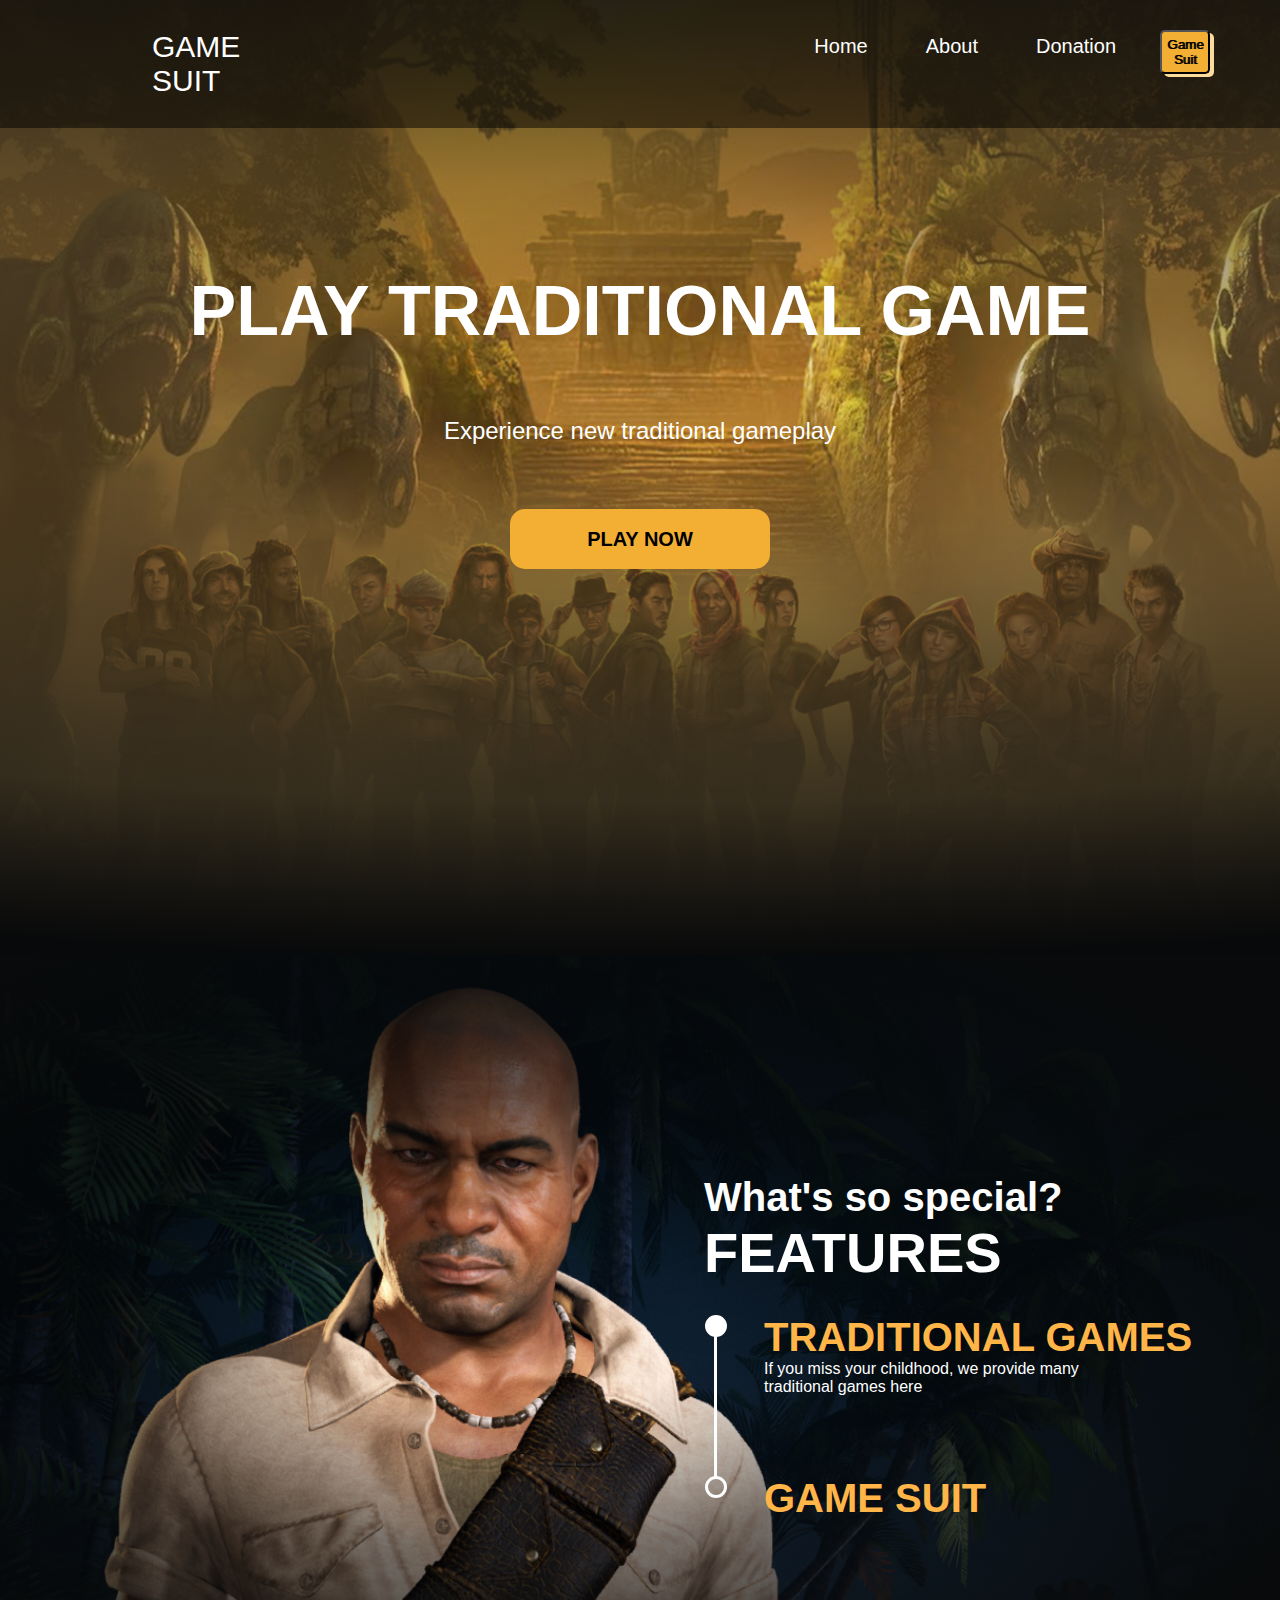
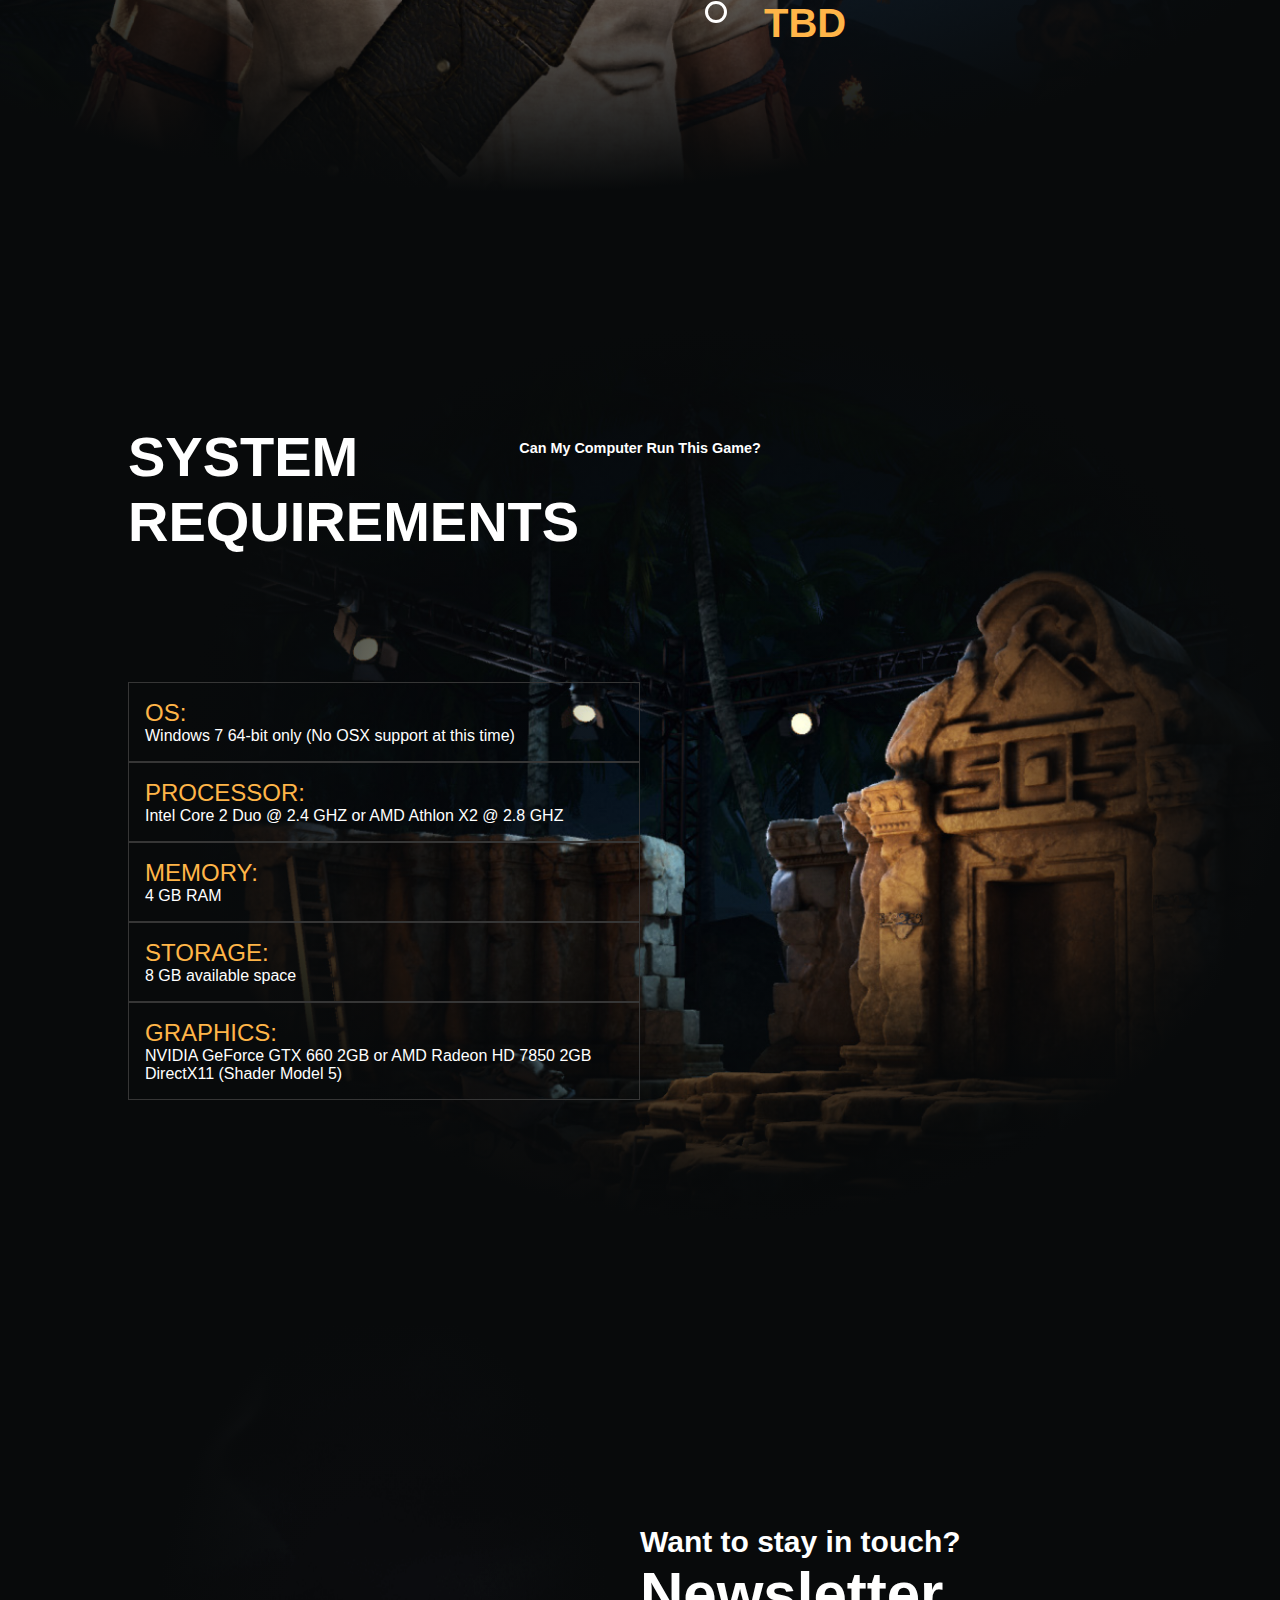
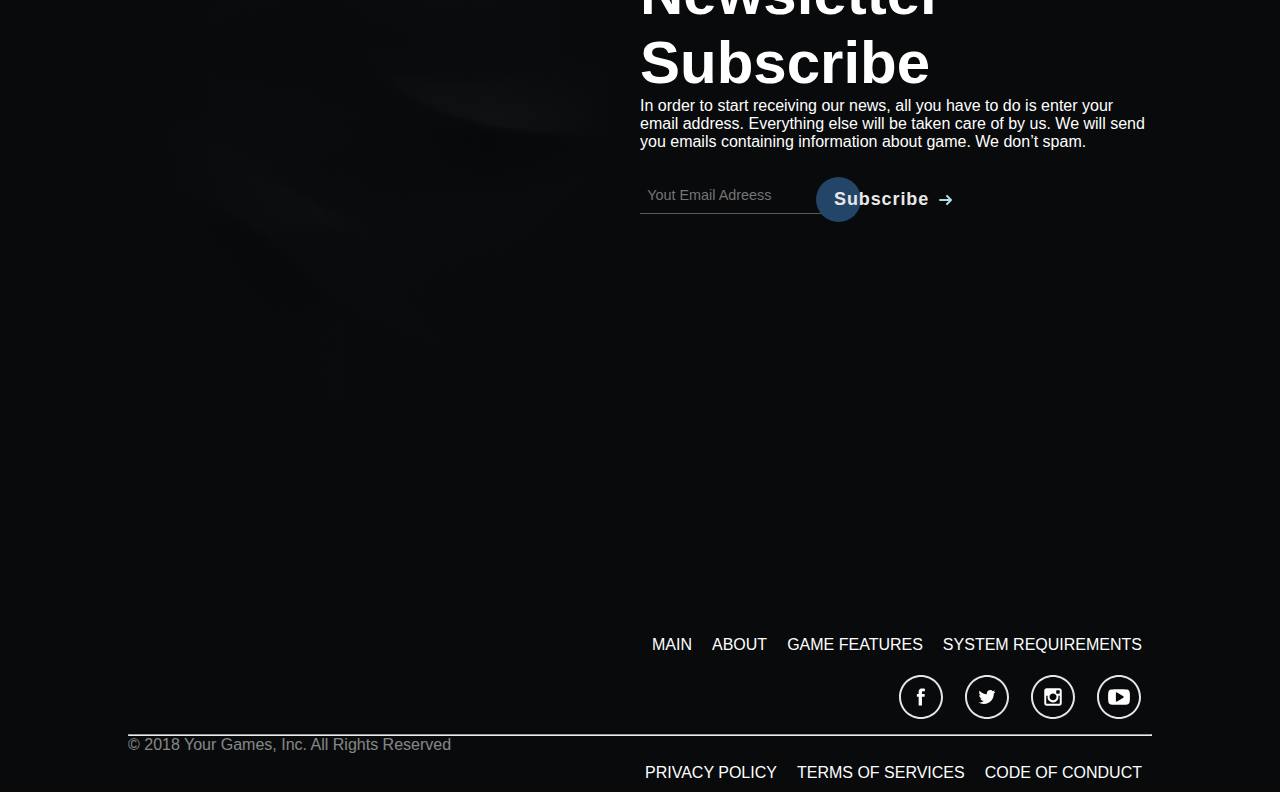
<file: Main-page/index.html>
<!DOCTYPE html>
<html lang="en">

<head>
    <meta charset="UTF-8">
    <meta http-equiv="X-UA-Compatible" content="IE=edge">

    <meta name="viewport" content="width=device-width, initial-scale=1.0">
    <link rel="stylesheet" href="index.css">
    <title>Game Suit</title>
</head>

<body>
    <!-- Navbar -->
    <div class="home-section-navbar">
        <div id="page-1" class="scroll-container scroll-page"></div>
        <nav class="navbar">
            <div class="nav-container">
                <!-- LOGO -->
                <div class="logo">GAME SUIT</div>
                <!-- NAVIGATION MENU -->
                <ul class="nav-links">
                    <!-- NAVIGATION MENUS -->
                    <div class="menu">
                        <li><a href="#">Home</a></li>
                        <li><a href="../About-page/about.html">About</a></li>
                        <li><a href="https://sociabuzz.com/blimbing/tribe">Donation</a></li>
                        <a href="../game.php"><button class="buttoncr"> Game Suit </button></a>
                    </div>
                </ul>
            </div>
        </nav>
    </div>

    <div class="home-section">
        <h1 class="home-desc">PLAY TRADITIONAL GAME</h1>
        <h3 class="home-desc">Experience new traditional gameplay</h3>
        <a href="../game.php"><button class="btn-play"> PLAY NOW</button></a>
    </div>

    <!-- Features  -->
    <div id="features-section">
        <div id="page-2" class="scroll-container scroll-page"></div>
        <div class="features-container">
            <h3>What's so special?</h3>
            <h1>FEATURES</h1>
            <ul class="features-section-timeline">
                <li class="timeline-is-active">
                    <h3>TRADITIONAL GAMES</h3>
                    <p>If you miss your childhood, we provide many traditional games here</p>
                </li>
                <li>
                    <h3>GAME SUIT</h3>
                </li>
                <li>
                    <h3>TBD</h3>
                </li>
            </ul>
        </div>
    </div>
    <div id="requirements-section">
        <div id="page-3" class="scroll-container scroll-page"></div>
        <div class="requirements-container">
            <h3>Can My Computer Run This Game?</h3>
            <h1>SYSTEM REQUIREMENTS</h1>
            <div class="row-container">
                <div class="row">
                    <div class="col-sm">
                        <p class="requirements-section__title">OS: </p>
                        <p class="requirements-section__description">Windows 7 64-bit only (No OSX support at
                            this time)
                        </p>
                    </div>
                    <div class="col-sm">
                        <p class="requirements-section__title">PROCESSOR: </p>
                        <p class="requirements-section__description">Intel Core 2 Duo @ 2.4 GHZ or AMD Athlon X2
                            @ 2.8
                            GHZ
                        </p>
                    </div>
                </div>
                <div class="row">
                    <div class="col-sm">
                        <p class="requirements-section__title">MEMORY:</p>
                        <p class="requirements-section__description">4 GB RAM</p>
                    </div>
                    <div class="col-sm">
                        <p class="requirements-section__title">STORAGE: </p>
                        <p class="requirements-section__description">8 GB available space</p>
                    </div>
                </div>
                <div class="row">
                    <div class="col-sm">
                        <p class="requirements-section__title">GRAPHICS: </p>
                        <p class="requirements-section__description">NVIDIA GeForce GTX 660 2GB or AMD Radeon HD
                            7850
                            2GB DirectX11 (Shader Model 5)</p>
                    </div>
                </div>
            </div>
        </div>
    </div>
    <div id="subscription-section">
        <div class="subscription-container ">
            <div class=" subscription-flex">
                <div class="subscription-image subscription-items"></div>
                <div class="subscription-items">
                    <h3 style="font-size: 30px;"">Want to stay in touch?</h3>
                        <h2 style=" font-size: 60px;"">Newsletter Subscribe</h2>
                        <p class="mb-5">In order to start receiving our news, all you have to do is enter your email
                            address. Everything else will be taken care of by us. We will send you emails containing
                            information about game. We don’t spam.</p>
                        <div class=" subscription-btn-container">
                            <form action="../php/post.php">
                                <div class="form">
                                    <input class="input" placeholder="Yout Email Adreess" name="email" required="" type="text">
                                    <span class="input-border"></span>
                                </div>
                                <div class="subscription-btn-items">
                                    <button class="cta" type="submit">
                                        <span>Subscribe</span>
                                        <svg viewBox="0 0 13 10" height="10px" width="15px">
                                            <path d="M1,5 L11,5"></path>
                                            <polyline points="8 1 12 5 8 9"></polyline>
                                        </svg>
                                    </button>
                            </form>
                        </div>
                </div>
            </div>
        </div>
    </div>
    </div>

    <footer>
        <div class="footer-container">
            <div class="list-wrapper d-flex justify-content-end footer-flex">
                <ul class="list-menu">
                    <li><a href="#page-1">Main</a></li>
                    <li><a href="./about.html">About</a></li>
                    <li><a href="#page-2">Game Features</a></li>
                    <li><a href="#page-3">System Requirements</a></li>
                </ul>
                <ul class="d-flex">
                    <li><a href="https://www.facebook.com/fahmi.bahtiar.397/" target="_blank">
                            <svg xmlns="http://www.w3.org/2000/svg" width="46" height="46" viewBox="0 0 46 46"
                                role="img" aria-labelledby="facebook-icon">
                                <title>Facebook</title>
                                <path class="svg footer-facebook" fill="fff"
                                    d="M18.896 20.12h1.758v-1.708c0-.753.02-1.915.566-2.635.576-.762 1.368-1.28 2.73-1.28 2.218 0 3.15.316 3.15.316l-.438 2.605s-.73-.212-1.417-.212c-.684 0-1.296.245-1.296.93v1.985h2.803l-.194 2.547h-2.61v8.84h-3.297v-8.84h-1.758V20.12z" />
                                <path class="svg footer-facebook" fill="#E5E5E5"
                                    d="M23 3c11.027 0 20 8.972 20 20 0 11.027-8.973 20-20 20-11.028 0-20-8.973-20-20C3 11.972 11.972 3 23 3m0-2C10.85 1 1 10.85 1 23s9.85 22 22 22 22-9.85 22-22S35.15 1 23 1z" />
                            </svg>
                        </a></li>
                    <li><a href="https://twitter.com/Blimbing_" target="_blank">
                            <svg class="svg footer-twitter" xmlns="http://www.w3.org/2000/svg" width="46" height="46"
                                viewBox="0 0 46 46" role="img" aria-labelledby="twitter-icon">
                                <title id="twitter-icon">Twitter</title>
                                <path class="svg footer-twitter" fill="#E5E5E5"
                                    d="M23 3c11.028 0 20 8.972 20 20s-8.972 20-20 20S3 34.028 3 23 11.972 3 23 3m0-2C10.85 1 1 10.85 1 23s9.85 22 22 22 22-9.85 22-22S35.15 1 23 1z" />
                                <path class="svg footer-twitter" fill="#fff"
                                    d="M31.52 17.716c-.627.278-1.302.466-2.008.55.722-.432 1.275-1.116 1.536-1.933-.676.4-1.422.69-2.22.847-.637-.68-1.546-1.103-2.552-1.103-1.93 0-3.494 1.565-3.494 3.495 0 .273.03.54.09.796-2.904-.146-5.48-1.536-7.205-3.653-.3.52-.473 1.12-.473 1.76 0 1.212.617 2.28 1.555 2.908-.576-.017-1.115-.176-1.587-.436v.043c0 1.694 1.205 3.107 2.805 3.427-.295.082-.603.123-.923.123-.225 0-.444-.02-.657-.062.445 1.388 1.736 2.4 3.266 2.425-1.196.94-2.704 1.498-4.34 1.498-.283 0-.562-.013-.835-.046 1.55.99 3.385 1.568 5.36 1.568 6.43 0 9.944-5.323 9.944-9.94 0-.153-.003-.306-.01-.454.684-.492 1.278-1.108 1.745-1.81" />
                            </svg>
                        </a></li>
                    <li><a href="https://www.instagram.com/fahmi_bahtiar_a.n/" target="_blank">
                            <svg xmlns="http://www.w3.org/2000/svg" width="46" height="46" viewBox="0 0 46 46"
                                role="img" aria-labelledby="instagram-icon">
                                <title id="instagram-icon">Instagram</title>
                                <path class="svg footer-instagram" fill="#E5E5E5"
                                    d="M23 3c11.028 0 20 8.972 20 20s-8.972 20-20 20S3 34.028 3 23 11.972 3 23 3m0-2C10.85 1 1 10.85 1 23s9.85 22 22 22 22-9.85 22-22S35.15 1 23 1z" />
                                <path class="svg footer-instagram" fill="#fff"
                                    d="M29.76 29.03v-7.373h-1.537c.152.48.23.975.23 1.49 0 .958-.243 1.838-.73 2.647-.485.807-1.146 1.447-1.98 1.918-.834.47-1.744.705-2.73.705-1.495 0-2.773-.514-3.835-1.543-1.062-1.027-1.593-2.27-1.593-3.726 0-.517.076-1.013.228-1.49H16.21v7.373c0 .2.065.37.2.5.13.14.296.2.494.2H29.07c.188 0 .352-.06.488-.2s.202-.3.202-.49zm-3.233-6.064c0-.94-.343-1.743-1.03-2.406-.686-.664-1.515-.996-2.486-.996-.96 0-1.78.332-2.47.996-.68.663-1.03 1.466-1.03 2.406 0 .942.35 1.743 1.03 2.407s1.51.996 2.48.996c.975 0 1.8-.34 2.49-1s1.03-1.47 1.03-2.41zm3.233-4.097v-1.88c0-.22-.076-.4-.23-.56-.15-.158-.336-.235-.556-.235h-1.98c-.22 0-.406.08-.558.233-.15.155-.228.34-.228.552v1.876c0 .22.076.404.228.556s.337.23.558.23h1.98c.22 0 .406-.078.557-.23.16-.15.23-.338.23-.558zm1.98-2.37v12.99c0 .61-.22 1.14-.66 1.58-.44.44-.967.66-1.582.66H16.502c-.614 0-1.142-.22-1.582-.66-.44-.44-.66-.97-.66-1.586V16.5c0-.614.22-1.142.66-1.582.44-.44.967-.66 1.582-.66h12.996c.615 0 1.14.22 1.582.66.44.44.66.967.66 1.58z" />
                            </svg>
                        </a></li>
                    <li><a href="https://www.youtube.com/channel/UC51TvKbhsMwmKEyHvoVkbRw" target="_blank">
                            <svg xmlns="http://www.w3.org/2000/svg" width="46" height="46" viewBox="0 0 46 46"
                                role="img" aria-labelledby="youtube-icon">
                                <title id="youtube-icon">YouTube</title>
                                <path class="svg footer-youtube" fill="#E5E5E5"
                                    d="M23 3c11.028 0 20 8.972 20 20s-8.972 20-20 20S3 34.028 3 23 11.972 3 23 3m0-2C10.85 1 1 10.85 1 23s9.85 22 22 22 22-9.85 22-22S35.15 1 23 1z" />
                                <path class="svg footer-youtube" fill="#fff"
                                    d="M27.68 23c0-.3-.12-.52-.364-.657l-6.24-3.9c-.253-.163-.517-.172-.793-.025-.27.147-.402.374-.402.683v7.803c0 .31.136.537.404.682.13.067.256.1.378.1.164 0 .3-.042.416-.122l6.24-3.9c.243-.14.365-.36.365-.66zm6.242 0c0 .78-.004 1.39-.012 1.83-.008.438-.043.993-.104 1.662-.06.672-.15 1.27-.274 1.8-.13.592-.41 1.092-.84 1.5-.43.405-.935.64-1.512.705-1.804.203-4.53.303-8.18.303-3.65 0-6.375-.1-8.18-.304-.576-.064-1.082-.3-1.517-.706-.435-.407-.717-.907-.847-1.5-.114-.527-.2-1.127-.263-1.8-.06-.668-.095-1.223-.103-1.662-.008-.438-.012-1.05-.012-1.828 0-.78.004-1.39.012-1.828.008-.44.042-.995.103-1.665.062-.67.152-1.27.274-1.797.13-.593.41-1.093.84-1.5.432-.407.936-.642 1.513-.707 1.804-.203 4.53-.305 8.18-.305 3.648 0 6.375.102 8.18.305.576.065 1.08.3 1.516.707.436.406.718.906.85 1.5.112.528.2 1.127.26 1.797.062.67.097 1.226.104 1.665.008.438.012 1.048.012 1.83z" />
                            </svg>
                        </a></li>
                </ul>
                <hr>
                <div class="footer-services">
                    <p class="footer-copyright"> © 2018 Your Games, Inc. All Rights Reserved</p>
                    <ul class="d-flex footer-services-flex">
                        <li>Privacy Policy</li>
                        <li>Terms of Services</li>
                        <li>Code of Conduct</li>
                    </ul>
                </div>
            </div>
    </footer>





</body>

</html>
</file>
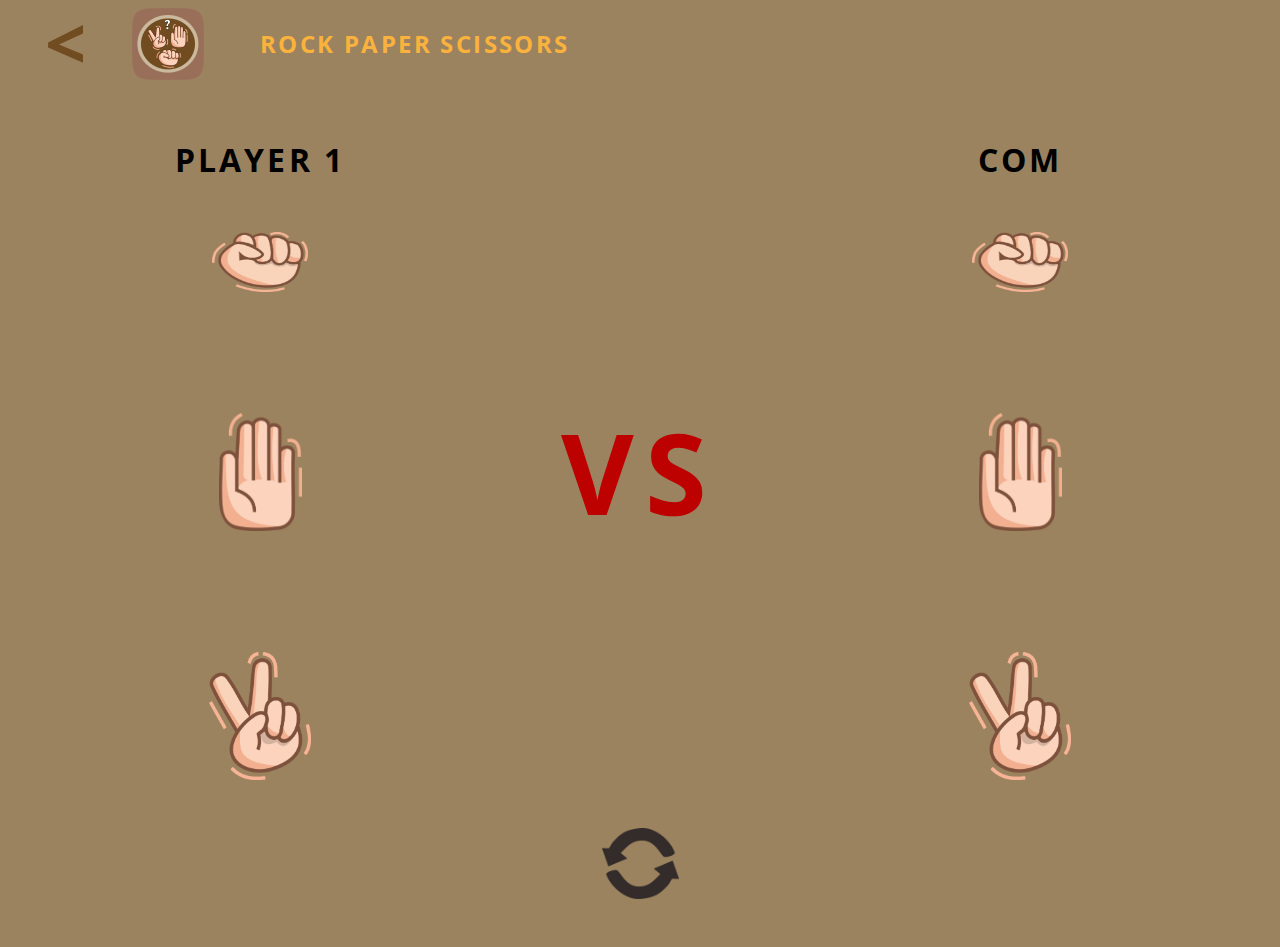
<file: game.html>
<!DOCTYPE html>
<html lang="en">

<head>
    <meta charset="UTF-8">
    <meta http-equiv="X-UA-Compatible" content="IE=edge">
    <meta name="viewport" content="width=device-width, initial-scale=1.0">
    <link href="https://cdn.jsdelivr.net/npm/bootstrap@5.0.0-beta1/dist/css/bootstrap.min.css" rel="stylesheet">
    <script src="https://cdn.jsdelivr.net/npm/bootstrap@5.0.0-beta1/dist/js/bootstrap.bundle.min.js"></script>
    <link rel="stylesheet" href="game.css">
    <link rel="preconnect" href="https://fonts.gstatic.com">
    <link rel="stylesheet" href="https://fonts.googleapis.com/css2?family=Bebas+Neue&display=swap">
    <link rel="stylesheet" href="https://fonts.googleapis.com/css?family=Open+Sans:100,300,400,500,700,900">
    <title>Rock Paper Scissors</title>
</head>

<body>
    <nav class="navbar navbar-expand-lg navbar-dark">
        <img class="mx-5" src="./images/back.svg" style="cursor: pointer;" alt="Back" onclick="goToHome()">
        <img src="./images/logo.png" alt="Logo">
        <button class="navbar-toggler" type="button" data-toggle="collapse" data-target="#navbarSupportedContent" aria-controls="navbarSupportedContent" aria-expanded="false" aria-label="Toggle navigation">
          <span class="navbar-toggler-icon"></span>
        </button>

        <div class="collapse navbar-collapse" id="navbarSupportedContent">
            <ul class="navbar-nav mr-auto">
                <li class="nav-item active">
                    <a class="nav-link nav-title mx-5" href="#">Rock Paper Scissors</a>
                </li>
            </ul>
        </div>
    </nav>
    <div class="container mt-5">
        <div class="row">
            <div class="col-sm">
                <div class="player-text">PLAYER 1</div>
            </div>
            <div class="col-sm">

            </div>
            <div class="col-sm">
                <div class="player-text">COM</div>
            </div>
        </div>
        <div class="row">
            <div class="col-sm">
                <img src="./images/batu.png" id="player-batu" onclick="rpsClicked('rock')" alt="Batu" class="icon rps img-batu">
            </div>
            <div class="col-sm">

            </div>
            <div class="col-sm">
                <img src="./images/batu.png" id="enemy-batu" alt="Batu" class="rps img-batu">
            </div>
        </div>
        <div class="row">
            <div class="col-sm">
                <img src="./images/kertas.png" id="player-kertas" onclick="rpsClicked('paper')" alt="Kertas" class="icon rps img-kertas">
            </div>
            <div class="col-sm" class="result-show">
                <div id="result" class="vs-text my-5">VS</div>
            </div>
            <div class="col-sm">
                <img src="./images/kertas.png" id="enemy-kertas" alt="Kertas" class="rps img-kertas">
            </div>
        </div>
        <div class="row">
            <div class="col-sm">
                <img src="./images/gunting.png" id="player-gunting" onclick="rpsClicked('scissors')" alt="Gunting" class="icon rps img-gunting">
            </div>
            <div class="col-sm">

            </div>
            <div class="col-sm">
                <img src="./images/gunting.png" id="enemy-gunting" alt="Gunting" class="rps img-gunting">
            </div>
        </div>
        <div class="row mb-5">
            <div class="col-sm">
            </div>
            <div class="col-sm">
                <img src="./images/refresh.png" onclick="refreshGame()" alt="Refresh" class="icon img-refresh">
            </div>
            <div class="col-sm">
            </div>
        </div>
    </div>
    <script src="game.js"></script>
</body>

</html>
</file>
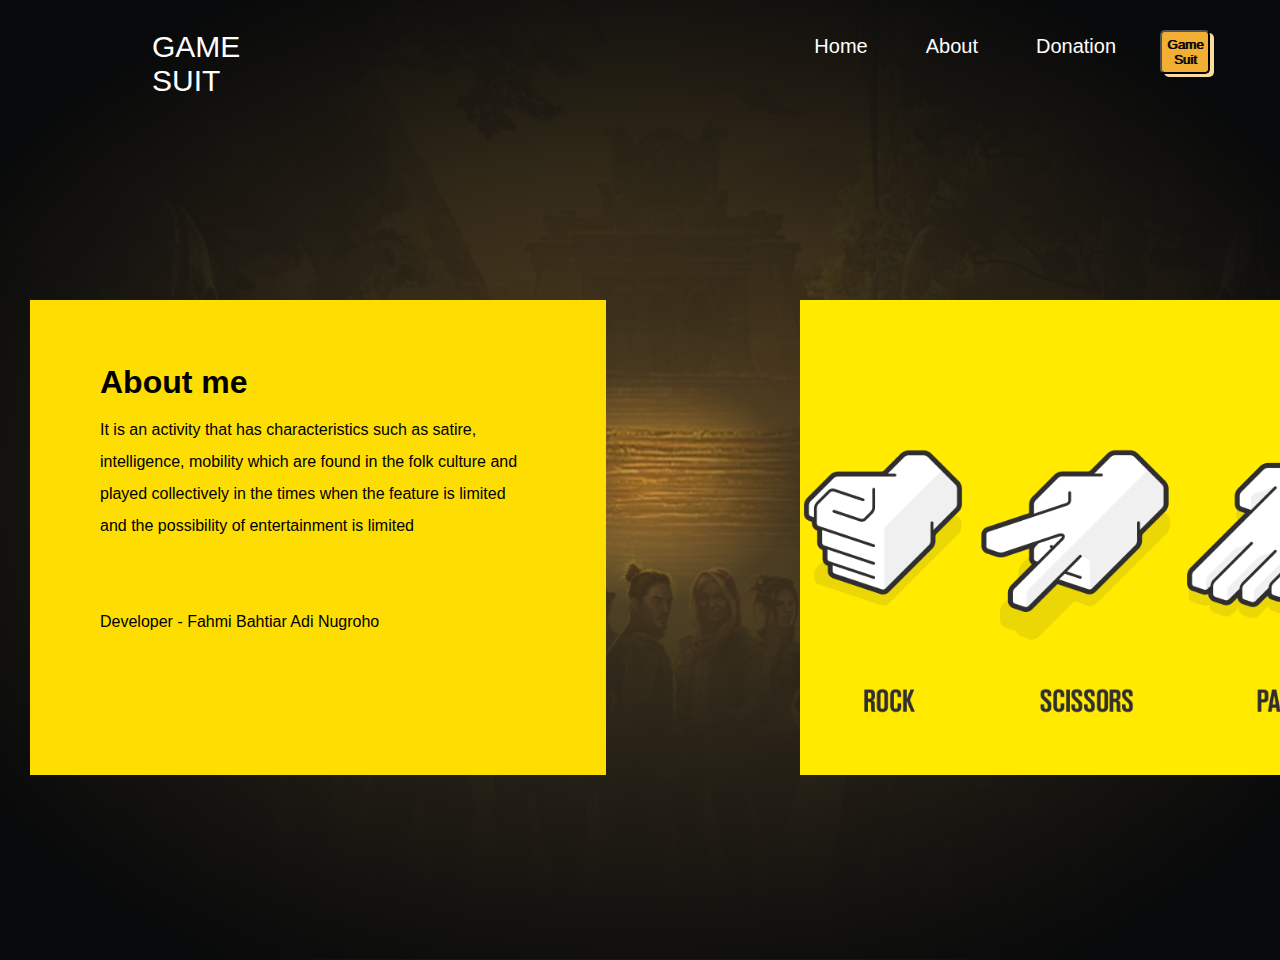
<file: About-page/about.html>
<!DOCTYPE html>
<html lang="en">

<head>
    <meta charset="UTF-8">
    <meta http-equiv="X-UA-Compatible" content="IE=edge">
    <meta name="viewport" content="width=device-width, initial-scale=1.0">
    <link rel="stylesheet" href="about.css">

    <title>Document</title>
</head>

<body>
    <div class="home-section-navbar">
        <div id="page-1" class="scroll-container scroll-page"></div>
        <nav class="navbar">
            <div class="nav-container">
                <!-- LOGO -->
                <div class="logo">GAME SUIT</div>
                <!-- NAVIGATION MENU -->
                <ul class="nav-links">
                    <!-- NAVIGATION MENUS -->
                    <div class="menu">
                        <li><a href="../Main-page/index.html">Home</a></li>
                        <li><a href="#">About</a></li>
                        <li><a href="https://sociabuzz.com/blimbing/tribe">Donation</a></li>
                        <a href="../game.php"><button class="buttoncr"> Game Suit </button></a>
                    </div>
                </ul>
            </div>
        </nav>
    </div>

    <!--Section 2: About me-->
    <div class="background">
    <div class="column-2">
        <h1>About me</h1>
        <p>It is an activity that has characteristics such as satire, intelligence, mobility which are found in the folk culture and played collectively in the times when the feature is limited and the possibility of entertainment is limited</p>
        <br><br>

        <p>Developer - Fahmi Bahtiar Adi Nugroho</p>
    </div>
    <div class="column-3 large-profile"></div>
</div>
</body>

</html>
</file>
<file: Main-page/index.css>
html {
    scroll-behavior: smooth;
}


/* UTILITIES */
* {
    font-family: 'Open Sans', sans-serif;
    margin: 0;
    padding: 0;
    box-sizing: border-box;
}

a {
    text-decoration: none;
}

li {
    list-style: none;
}


/* Navbar */
.home-section-navbar {
    width: 100%;
    height: 960px;
    background-image: radial-gradient(189.96% 61.18% at 50% 38.82%, rgba(255, 181, 72, 0) 0%, rgba(52, 44, 29, 0.80319) 73.22%, #08090A 99.74%), url('../images/bg\ image\ 1.png');
    background-repeat: no-repeat;
    background-size: cover;
    color: white;
    position: relative;
}

.nav-container {
    width: 80%;
    margin-left: auto;
    margin-right: auto;
    display: flex;
}

.navbar {
    display: flex;
    align-items: center;
    justify-content: space-between;
    padding: 30px;
    color: #fff;
    background: rgba(0, 0, 0, 0.5) !important;

}

.nav-links a {
    color: #fff;
}

.logo {
    font-size: 30px;
    margin-right: 35rem;
}

.menu {
    display: flex;
    gap: 30px;
    font-size: 20px;
}

.menu li:hover {
    background-color: #F3AF34;
    border-radius: 5px;
    transition: 0.3s ease;
}

.menu li {
    padding: 5px 14px;
}

.buttoncr {
    font-size: 17;
    border-radius: 5px;
    border: 0px 1px;
    padding: 5px;
    background-color: #F3AF34;
    box-shadow: 4px 3px 0px 0px #fbdc9d;
    text-shadow: 1px 0px 0px;
}

.buttoncr:hover {
    background-color: #F3AF34;
    border-radius: 5px;
    transition: 0.6s ease;
    box-shadow: none;
    border-color: #F3AF34;
}


.home-section {
    align-items: center;
    text-align: center;
    position: absolute;
    top: 30%;
    left: 0;
    right: 0;
    margin: auto;
    color: #fff;
}

.home-section h1 {
    font-size: 70px;
    font-family: Arial, Helvetica, sans-serif !important;
    font-weight: 700;
    line-height: 83px;
}

.home-section h3 {
    font-weight: lighter;
    font-size: 24px;
    font-family: Arial, Helvetica, sans-serif !important;
}

.home-desc {
    margin-bottom: 4rem;
    text-align: center;
}

.btn-play {
    width: 260px;
    height: 60px;
    background: #F3AF34;
    font-size: 20px;
    font-weight: 700;
    border-radius: 15px;
    border: 0px;
}

.btn-play:hover {
    background-color: #fbdc9d;
    border-radius: 50px;
    transition: 1.5s ease;
}

/* Features */
#features-section {
    margin-top: -5px;
    height: 920px;
    width: 100%;
    background-image: radial-gradient(70.1% 50.48% at 40.85% 40.65%, rgba(255, 255, 255, 0) 0%, rgba(0, 0, 0, 0) 19.2%, rgba(4, 5, 6, 0.520671) 47.48%, #080A0B 99.74%), url(../images/bg\ image\ 3.png);
    background-repeat: no-repeat;
    background-size: cover;
    color: white;
    position: relative;
}

.features-container {
    width: 45%;
    float: right;
    margin-top: 220px;
}

.features-container h3 {
    font-size: 40px;
}

.features-container h1 {
    font-size: 3.5rem;
}

.features-section-timeline h3 {
    color: #FFB548;
}

.features-section-timeline p {
    width: 65%;
}

ul.features-section-timeline {
    list-style-type: none;
    position: relative;
}

ul.features-section-timeline:before {
    content: ' ';
    background: white;
    display: inline-block;
    position: absolute;
    left: 10px;
    width: 3px;
    height: 45%;
    top: 0.95rem;
    z-index: 5;
}

ul.features-section-timeline>li {
    margin: 30px 0;
    margin-bottom: 5rem;
    padding-left: 60px;
}

ul.features-section-timeline>li:before {
    content: ' ';
    border: 3px solid white;
    background-color: transparent;
    display: inline-block;
    position: absolute;
    border-radius: 50%;
    left: 1.3px;
    width: 16px;
    height: 16px;
    z-index: 5;
}

li.timeline-is-active::before {
    background-color: white !important;
}

#requirements-section {
    margin-top: -1px;
    height: 1000px;
    width: 100%;
    background-image: radial-gradient(43.26% 45% at 57.1%, rgba(255, 255, 255, 0) 3.36%, rgba(0, 0, 0, 0) 19.22%, #080A0B 99.74%), url(../images/bg\ image\ 4.png);
    background-repeat: no-repeat;
    background-size: cover;
    color: white;
    position: relative;
}

.requirements-container {
    height: 85%;
    position: absolute;
    width: 80%;
    bottom: 0;
    left: 0;
    right: 0;
    margin: auto
}

.requirements-container h3 {
    font-size: 0.9rem;
    position: absolute;
    left: 0;
    right: 0;
    margin: auto;
    text-align: center;
    margin-top: 1rem;
}

.requirements-container h1 {
    font-size: 3.5rem;
    width: 50%;
}

.row-container {
    margin-top: 8rem;
    width: 50%;
}

.col-sm {
    border: 1px solid #363636;
    padding: 1rem;
}

.requirements-section__title {
    font-size: 1.5rem;
    color: #FFB548;
}

/* Subscription Styles */

#subscription-section {
    background-color: #080A0B;
    height: 1000px;
    color: white;
    position: relative;
    margin-top: -3rem;
}

.subscription-image {
    background: radial-gradient(45.43% 53.19% at 50% 50%, rgba(255, 255, 255, 0) 0%, rgba(0, 0, 0, 0) 46.15%, #080A0B 99.74%), url(../images/bg\ image\ 5.png);
    background-position: center;
    width: 445.47px;
    height: 694.41px;
    background-repeat: no-repeat;
}

.subscription-flex {
    position: absolute;
    top: 10%;
    justify-content: center;
    align-content: center;
    align-items: center;
    display: flex;
    /* flex: row; */
}

.subscription-container {
    width: 80%;
    height: 100%;
    position: relative;
    margin: auto;
}

.subscription-items {
    width: 50%;
}

.subscription-btn-container{
    flex: row;
    grid: 3;
    align-items: center;
    margin-top: 5%;
    columns: 3;
}
row g-3 align-items-center

.btn-subscribe {
    color: black;
    background: linear-gradient(194.68deg, #FFB548 11.27%, #F3AF34 90.4%);
    width: 100%;
    font-weight: bold;
}


.subscription-items h2 {
    font-weight: bold;
}

.subscription-items h3 {
    font-size: 1.3rem;
}

.subscription-items p {
    font-size: 1rem;
}
.form {
    --width-of-input: 200px;
    --border-height: 1px;
    --border-before-color: rgba(221, 221, 221, 0.39);
    --border-after-color: #5891ff;
    --input-hovered-color: #4985e01f;
    position: relative;
    width: var(--width-of-input);
   }
   /* styling of Input */
   .input {
    color: #fff;
    font-size: 0.9rem;
    background-color: transparent;
    width: 100%;
    box-sizing: border-box;
    padding-inline: 0.5em;
    padding-block: 0.7em;
    border: none;
    border-bottom: var(--border-height) solid var(--border-before-color);
   }
   /* styling of animated border */
   .input-border {
    position: absolute;
    background: var(--border-after-color);
    width: 0%;
    height: 2px;
    bottom: 0;
    left: 0;
    transition: 0.3s;
   }
   /* Hover on Input */
   input:hover {
    background: var(--input-hovered-color);
   }
   
   input:focus {
    outline: none;
   }
   /* here is code of animated border */
   input:focus ~ .input-border {
    width: 100%;
   }
   /* === if you want to do animated border on typing === */
   /* remove input:focus code and uncomment below code */
   /* input:valid ~ .input-border{
     width: 100%;
   } */
/* === removing default button style ===*/
.cta {
    position: relative;
    margin: auto;
    padding: 12px 18px;
    transition: all 0.2s ease;
    border: none;
    background: none;
   }
   
   .cta:before {
    content: "";
    position: absolute;
    top: 0;
    left: 0;
    display: block;
    border-radius: 50px;
    background: #234567;
    width: 45px;
    height: 45px;
    transition: all 0.3s ease;
   }
   
   .cta span {
    position: relative;
    font-family: "Ubuntu", sans-serif;
    font-size: 18px;
    font-weight: 700;
    letter-spacing: 0.05em;
    color: #e8e8e8    ;
   }
   
   .cta svg {
    position: relative;
    top: 0;
    margin-left: 10px;
    fill: none;
    stroke-linecap: round;
    stroke-linejoin: round;
    stroke: #b1dae7;
    stroke-width: 2;
    transform: translateX(-5px);
    transition: all 0.3s ease;
   }
   
   .cta:hover:before {
    width: 100%;
    background: #234567;
   }
   
   .cta:hover svg {
    transform: translateX(0);
   }
   
   .cta:active {
    transform: scale(0.95);
   }
/* Footer Styles */

footer {
    background-color: #080A0B;
    color: white;
    height: auto;
    position: relative;
}

.footer-container {
    margin-right: 10%;
    margin-left: 10%;

}

footer ul {
    list-style: none;
    display: flex;
    justify-content: right;
}

footer ul li {
    text-transform: uppercase;
    padding: 10px;
}

footer ul li a {
    text-decoration: none;
    color: white;
}

footer ul li a:hover {
    color: white;
}

svg {
    fill: white;
}

svg:hover {
    cursor: pointer;
}

.footer-facebook:hover {
    fill: #3b5998;
}

.footer-twitter:hover {
    fill: #00acee;
}

.footer-youtube:hover {
    fill: red;
}

.footer-instagram:hover {
    fill: #c32aa3;
}



footer hr {
    background-color: white;
    display: grid;
}

.footer-copyright {
    opacity: 0.5;
}

.scroll-container {
    overflow-y: scroll;
    scroll-behavior: smooth;
}
</file>
<file: game.css>
* {
    font-family: 'Open Sans', sans-serif;
    transition: all 0.3s;
    letter-spacing: 0.1em;
}

body,
.navbar {
    background: #9C835F!important;
}

.img-batu {
    width: 128px;
    height: 92px;
}

.img-kertas {
    width: 115px;
    height: 150px;
}

.img-gunting {
    width: 134px;
    height: 160px;
}

.row {
    margin-top: 2rem!important;
}

.icon {
    cursor: pointer;
}

.rps {
    padding: 1rem;
}

.selected {
    background-color: #C4C4C4;
    border-radius: 10px;
}

.player-text {
    font-weight: bold;
    color: black;
    font-size: 2rem;
    text-align: center;
}

.img-refresh {
    width: 77px;
    height: 71px;
}

.vs-text {
    color: #BD0000;
    font-size: 7rem;
    font-weight: bold;
}

.win-text {
    background: #4C9654;
}

.draw-text {
    background: #035B0C;
}

.text-style {
    width: 14.3rem;
    color: white;
    font-weight: bold;
    text-align: center;
    padding: 2rem;
    border-radius: 10px;
    font-size: 1.8rem;
    transform: rotate(-28.87deg);
}

.nav-title {
    text-transform: uppercase;
    font-size: 1.5rem;
    color: #F9B23D!important;
    font-weight: bold;
}

.nav-title:hover {
    color: #F9B23D!important;
}
</file>
<file: About-page/about.css>
* {
    font-family: 'Open Sans', sans-serif;
    margin: 0;
    padding: 0;
    box-sizing: border-box;
}

a {
    text-decoration: none;
}

li {
    list-style: none;
}

.home-section-navbar {
    width: 100%;
    height: 960px;
    background-image: radial-gradient(60.96% 60.18% at 50% 50.82%, rgba(255, 181, 72, 0) 0%, rgba(52, 44, 29, 0.80319) 20.22%, #08090A 99.74%), url('../images/bg\ image\ 1.png');
    background-repeat: no-repeat;
    background-size: cover;
    color: white;
    position: relative;
}

.nav-container {
    width: 80%;
    margin-left: auto;
    margin-right: auto;
    display: flex;
}

.navbar {
    display: flex;
    align-items: center;
    justify-content: space-between;
    padding: 30px;
    color: #fff;
    /* background-color: darkgray; */

}

.nav-links a {
    color: #fff;
}

.logo {
    font-size: 30px;
    margin-right: 35rem;
}

.menu {
    display: flex;
    gap: 30px;
    font-size: 20px;
}

.menu li:hover {
    background-color: #F3AF34;
    border-radius: 5px;
    transition: 0.3s ease;
}

.menu li {
    padding: 5px 14px;
}

.buttoncr {
    font-size: 17;
    border-radius: 5px;
    border: 0px 1px;
    padding: 5px;
    background-color: #F3AF34;
    box-shadow: 4px 3px 0px 0px #fbdc9d;
    text-shadow: 1px 0px 0px;
}

.buttoncr:hover {
    background-color: #F3AF34;
    border-radius: 5px;
    transition: 0.6s ease;
    box-shadow: none;
    border-color: #F3AF34;
}



/* About */
/* Include padding and border in total box size*/
* {
  box-sizing: border-box;

}

/* Create two equal columns that float next to each other */
.column-2 {
    position: absolute;
  float: left;
  width: 45%;
  padding: 50px;
  padding-left:70px;
  padding-right: 70px;
  height: 475px;
  margin:30px;
  margin-left:30px;
  margin-bottom: 70px;
  background-color: #FEDE00;
  line-height:2;
  top: 30%;
}
.column-3{
    position: absolute;
    float: right;
    width: 45%;
    padding: 50px;
    padding-left:70px;
    padding-right: 70px;
    height: 475px;
    margin:30px;
    margin-left:50rem;
    margin-bottom: 70px;
    background-color: #FEDE00;
    line-height:2;
    top: 30%;
}
.large-profile {
    /* position: absolute; */
    background: url('../images/paper.png');
    background-size: cover;
    background-position: center;
    
  }
</file>
